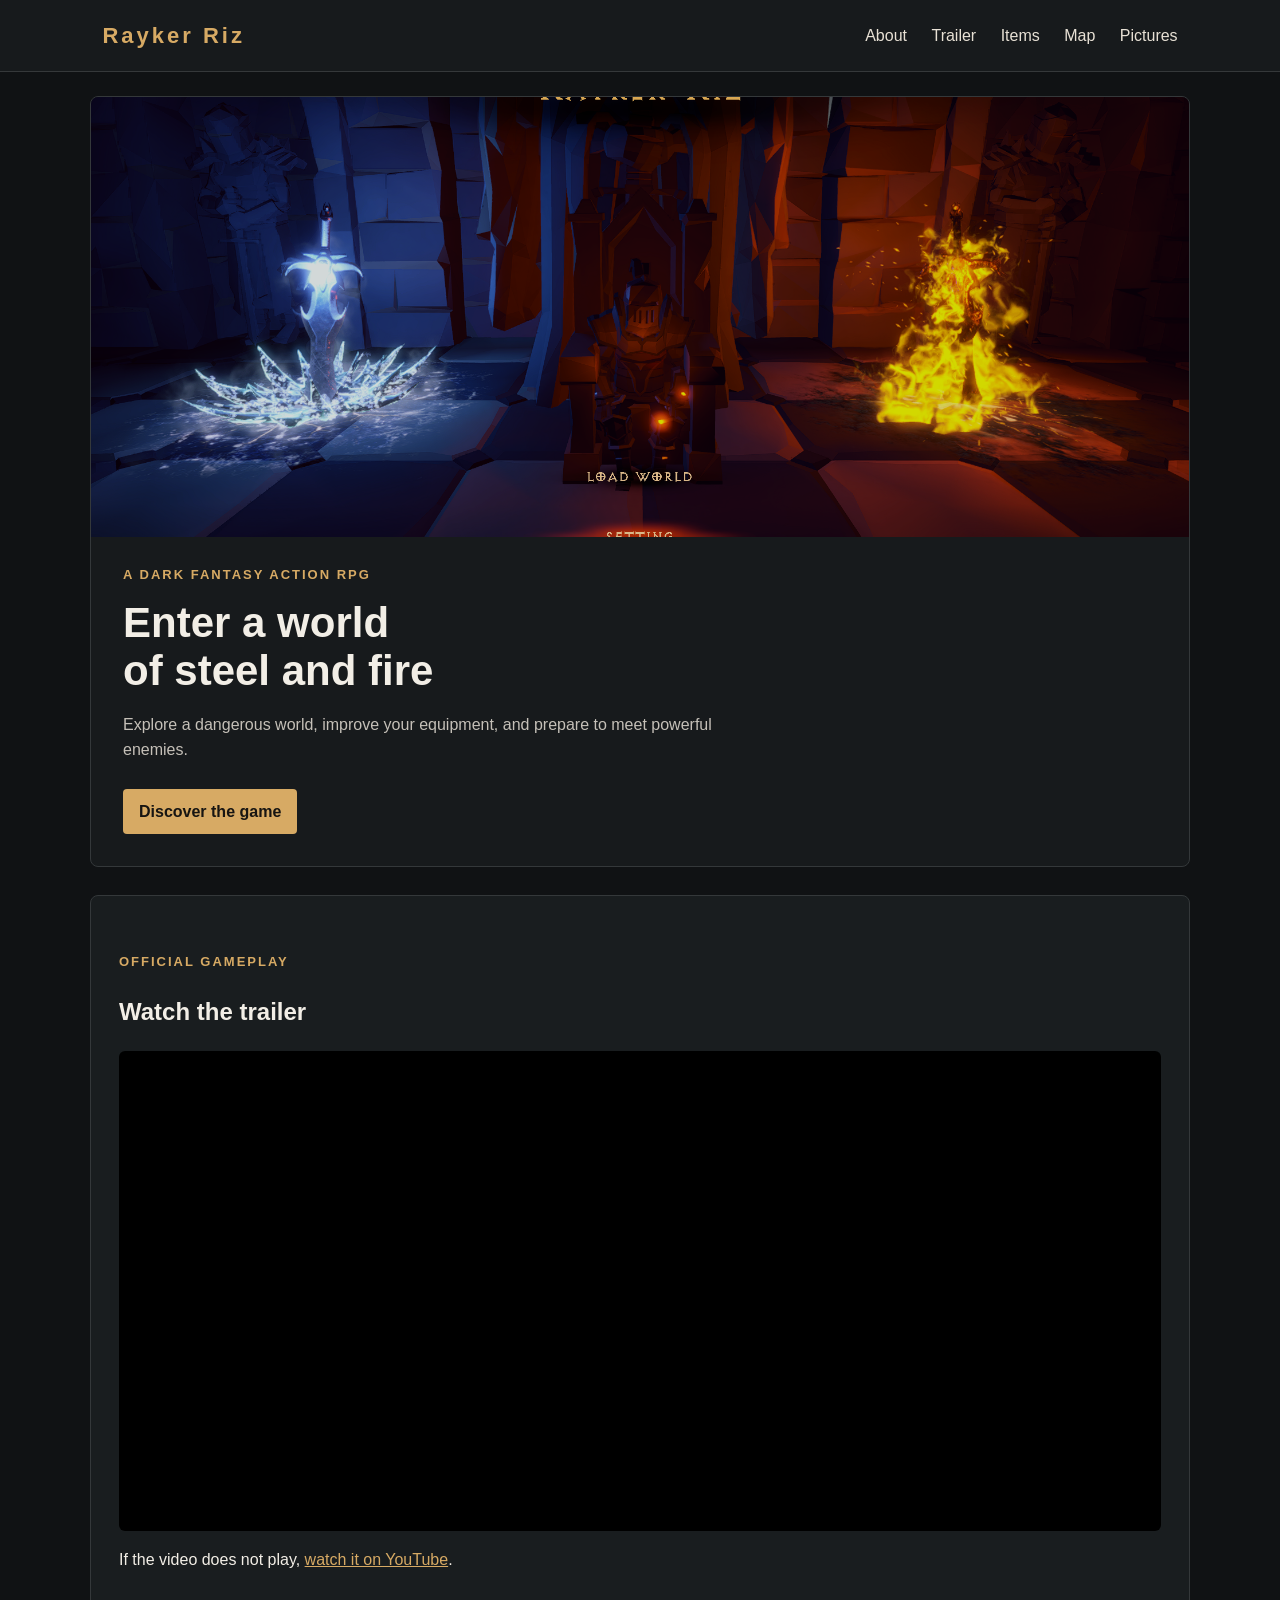
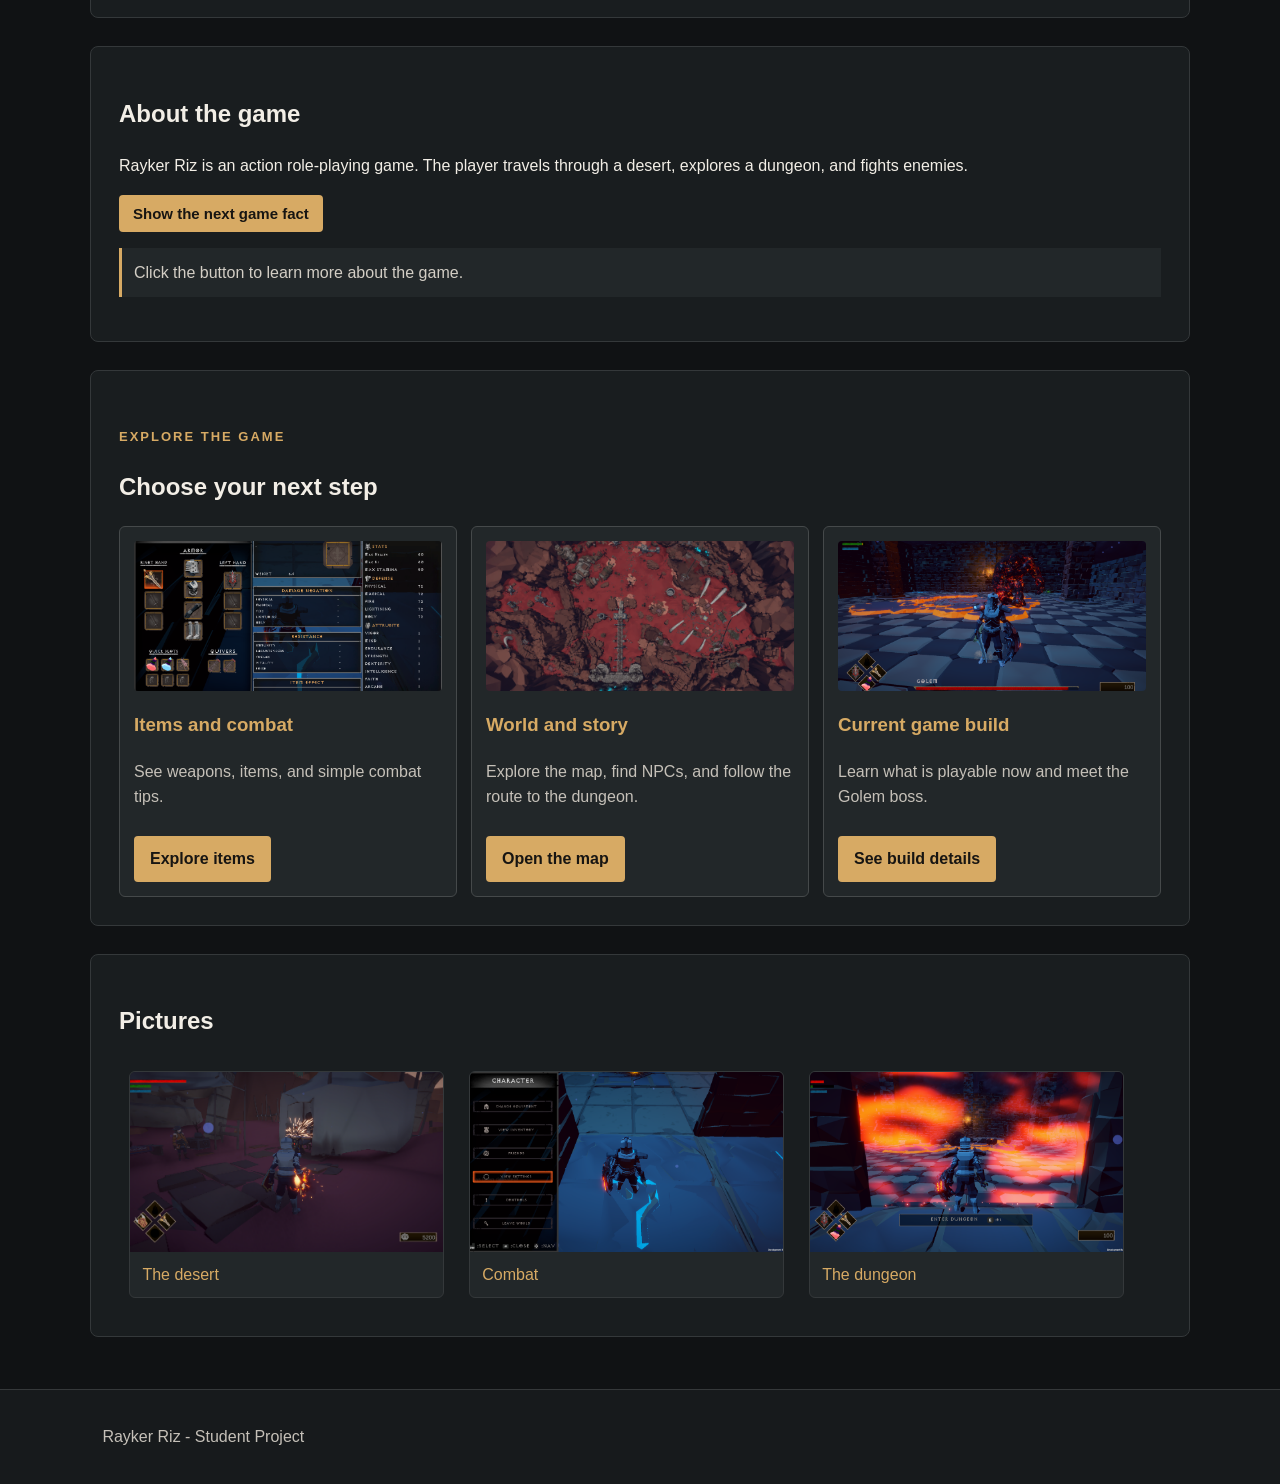
<file: index.html>
<!DOCTYPE html>
<html lang="en">
<head>
  <!-- Page information that the browser uses. -->
  <meta charset="UTF-8">
  <meta name="viewport" content="width=device-width, initial-scale=1.0">
  <title>Rayker Riz</title>

  <!-- Show the Rayker Riz icon in the browser tab. -->
  <link rel="icon" type="image/png" href="assets/rayker-riz-icon.png">

  <!-- Load the CSS and JavaScript files for this page. -->
  <link rel="stylesheet" href="style.css">
  <script src="script.js" defer></script>
</head>
<body>
  <!-- The header is the top of the page. -->
  <header>
    <h1>Rayker Riz</h1>

    <!-- Use these links to move around the home page or open another page. -->
    <nav>
      <a href="#about">About</a>
      <a href="#trailer">Trailer</a>
      <a href="items.html">Items</a>
      <a href="map.html">Map</a>
      <a href="#pictures">Pictures</a>
    </nav>
  </header>

  <!-- The main section introduces the game. -->
  <main>
    <section class="welcome">
      <img src="assets/hero.png" alt="Artwork from the Rayker Riz game">
      <p class="small-title">A DARK FANTASY ACTION RPG</p>
      <h2>Enter a world<br>of steel and fire</h2>
      <p>Explore a dangerous world, improve your equipment, and prepare to meet powerful enemies.</p>
      <a class="button" href="#about">Discover the game</a>
    </section>

    <!-- The video is hosted on YouTube, so this page does not need a large video file. -->
    <section id="trailer">
      <p class="small-title">OFFICIAL GAMEPLAY</p>
      <h2>Watch the trailer</h2>
      <iframe
        src="https://www.youtube-nocookie.com/embed/lgPWzjXhh50"
        title="Rayker Riz official gameplay trailer"
        loading="lazy"
        referrerpolicy="strict-origin-when-cross-origin"
        allow="accelerometer; autoplay; clipboard-write; encrypted-media; gyroscope; picture-in-picture; web-share"
        allowfullscreen>
      </iframe>
      <p class="trailer-link">
        If the video does not play,
        <a href="https://www.youtube.com/watch?v=lgPWzjXhh50" target="_blank" rel="noopener">watch it on YouTube</a>.
      </p>
    </section>

    <!-- This section explains the project. -->
    <section id="about">
      <h2>About the game</h2>
      <p>Rayker Riz is an action role-playing game. The player travels through a desert, explores a dungeon, and fights enemies.</p>

      <!-- Click this button to read the next game fact. -->
      <button onclick="showGameFact()">Show the next game fact</button>
      <p id="gameFact">Click the button to learn more about the game.</p>
    </section>

    <!-- These cards give a short overview and link to more details. -->
    <section>
      <p class="small-title">EXPLORE THE GAME</p>
      <h2>Choose your next step</h2>
      <div class="info-grid">
        <article class="info-card">
          <img src="assets/equipment.png" alt="Game equipment screen">
          <h3>Items and combat</h3>
          <p>See weapons, items, and simple combat tips.</p>
          <a class="button" href="items.html">Explore items</a>
        </article>
        <article class="info-card">
          <img src="assets/Crimson Canyon Ruins Arena Map.png" alt="Crimson Canyon map">
          <h3>World and story</h3>
          <p>Explore the map, find NPCs, and follow the route to the dungeon.</p>
          <a class="button" href="map.html">Open the map</a>
        </article>
        <article class="info-card">
          <img src="assets/boss.png" alt="The Golem boss">
          <h3>Current game build</h3>
          <p>Learn what is playable now and meet the Golem boss.</p>
          <a class="button" href="map.html#development">See build details</a>
        </article>
      </div>
    </section>

    <!-- This section shows three pictures from the game. -->
    <section id="pictures">
      <h2>Pictures</h2>

      <figure class="picture-card">
        <a href="assets/world-01.png" target="_blank" rel="noopener">
          <img src="assets/world-01.png" alt="A desert landscape">
        </a>
        <figcaption>The desert</figcaption>
      </figure>

      <figure class="picture-card">
        <a href="assets/combat.png" target="_blank" rel="noopener">
          <img src="assets/combat.png" alt="A character preparing to fight">
        </a>
        <figcaption>Combat</figcaption>
      </figure>

      <figure class="picture-card">
        <a href="assets/boss-entrance.png" target="_blank" rel="noopener">
          <img src="assets/boss-entrance.png" alt="The entrance to a dungeon">
        </a>
        <figcaption>The dungeon</figcaption>
      </figure>
    </section>
  </main>

  <!-- The footer is the bottom of the page. -->
  <footer>
    <p>Rayker Riz - Student Project</p>
  </footer>
</body>
</html>
</file>
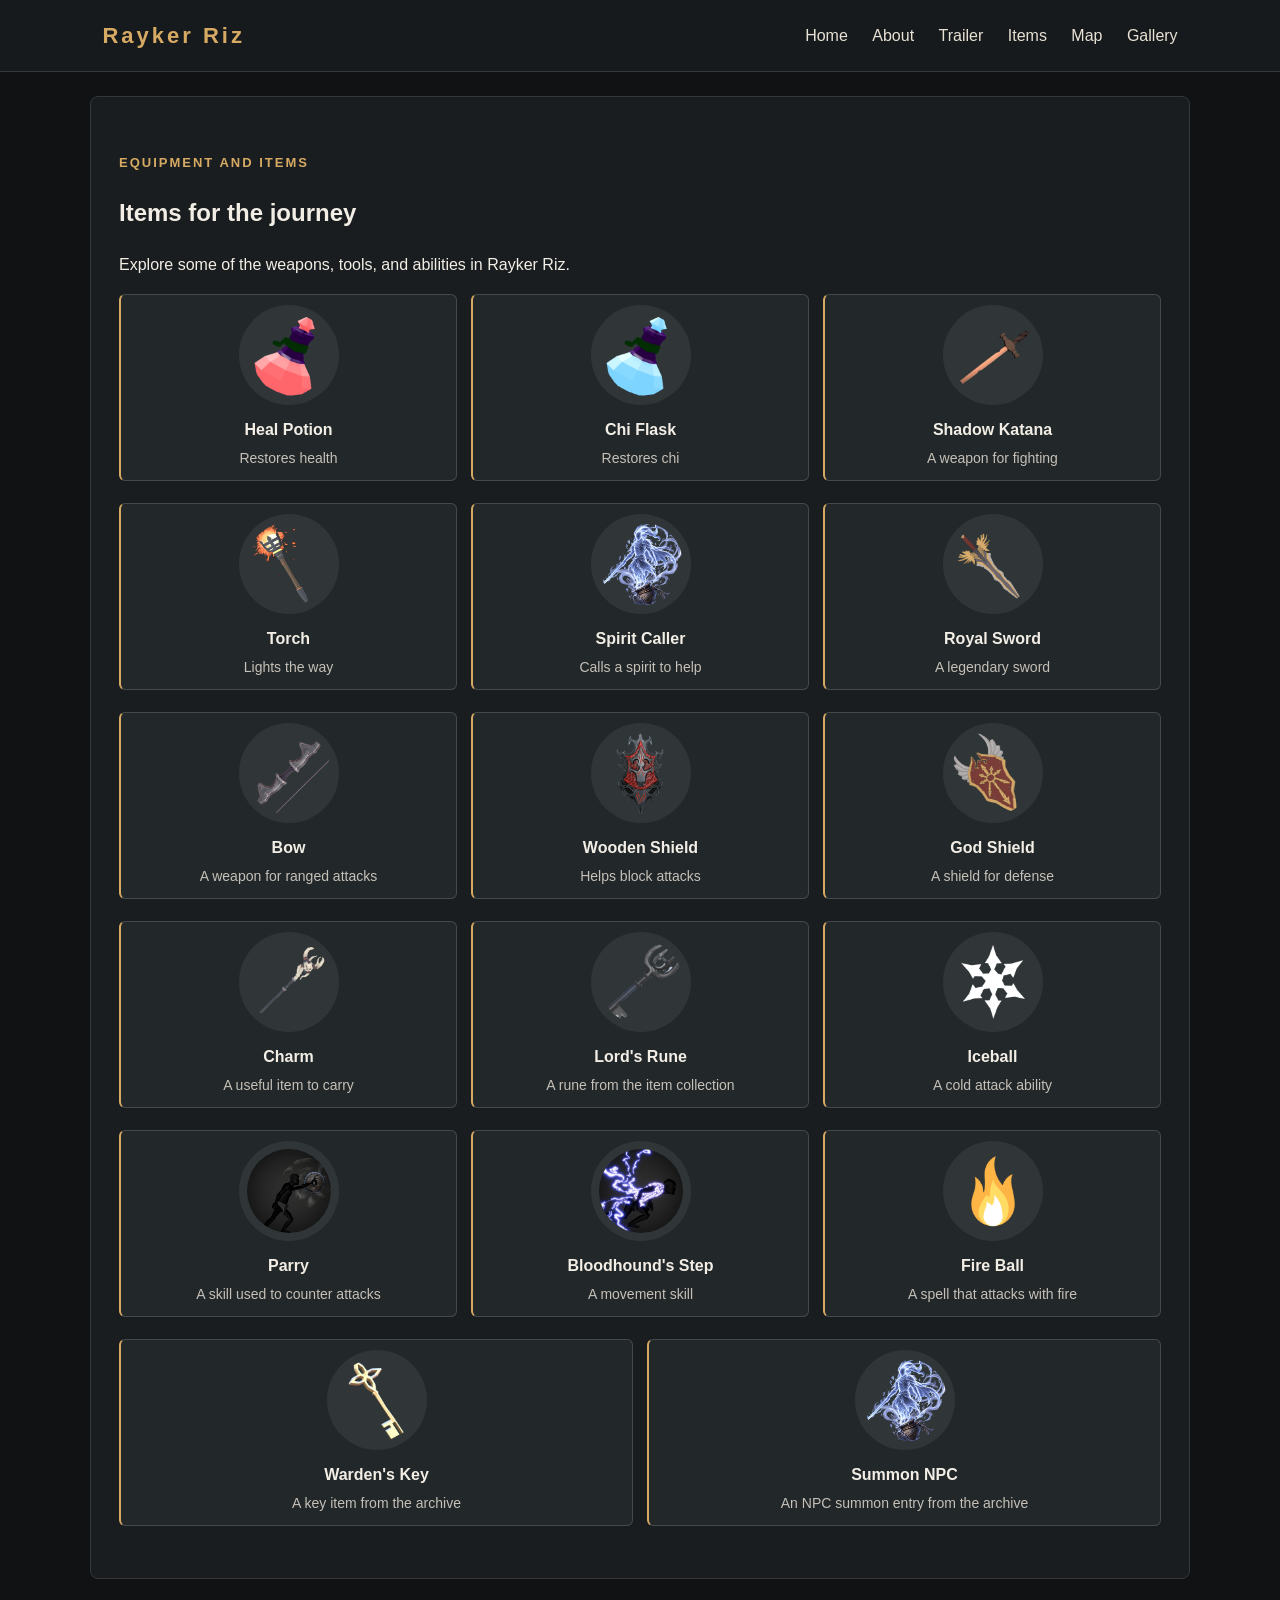
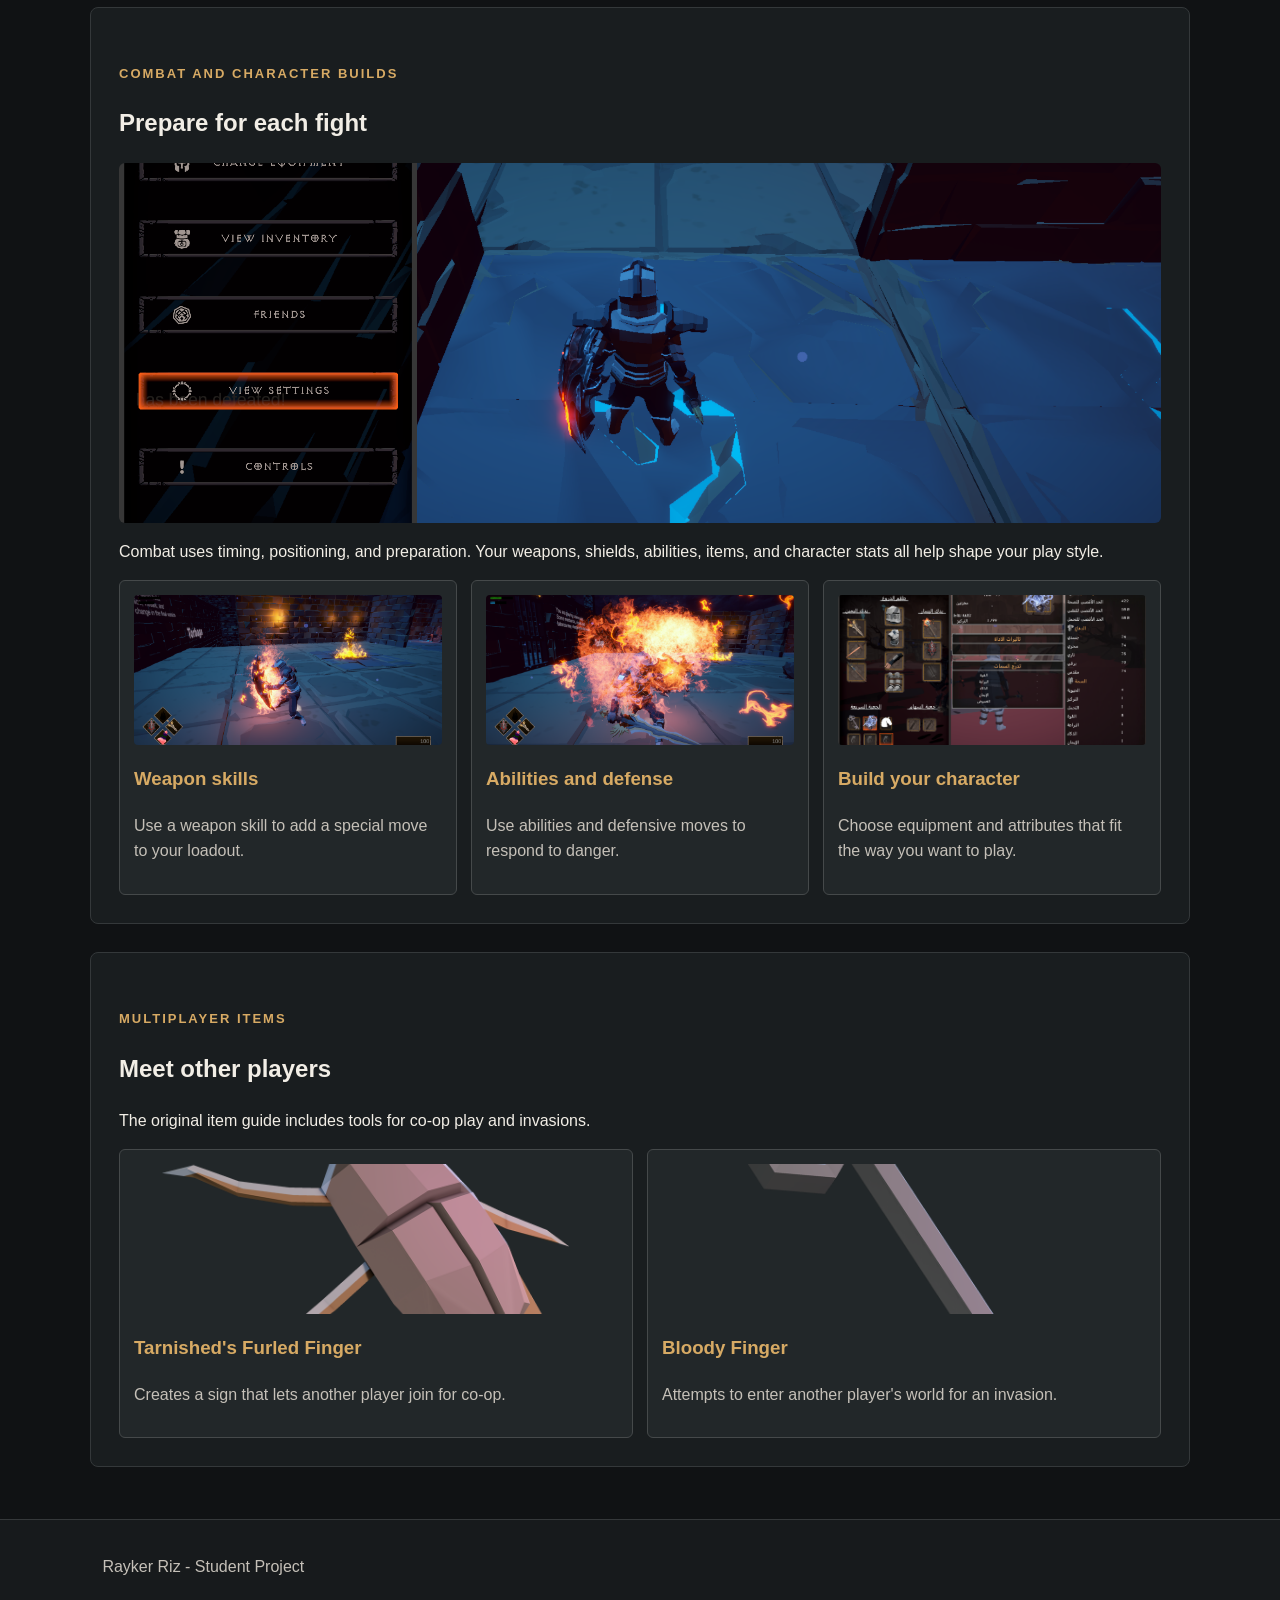
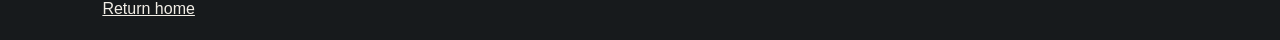
<file: items.html>
<!DOCTYPE html>
<html lang="en">
<head>
  <!-- Page information used by the browser. -->
  <meta charset="UTF-8">
  <meta name="viewport" content="width=device-width, initial-scale=1.0">
  <title>Items - Rayker Riz</title>
  <link rel="icon" type="image/png" href="assets/rayker-riz-icon.png">

  <!-- Use the same style sheet as the home page. -->
  <link rel="stylesheet" href="style.css">
</head>
<body>
  <!-- The same navigation appears on all three pages. -->
  <header>
    <h1>Rayker Riz</h1>
    <nav>
      <a href="index.html">Home</a>
      <a href="index.html#about">About</a>
      <a href="index.html#trailer">Trailer</a>
      <a href="items.html">Items</a>
      <a href="map.html">Map</a>
      <a href="index.html#pictures">Gallery</a>
    </nav>
  </header>

  <!-- This page introduces some useful game items. -->
  <main>
    <section>
      <p class="small-title">EQUIPMENT AND ITEMS</p>
      <h2>Items for the journey</h2>
      <p>Explore some of the weapons, tools, and abilities in Rayker Riz.</p>

      <!-- Each list item is one card with an icon, name, and short description. -->
      <ul class="item-list">
        <li class="item-card"><img class="item-icon" src="assets/items/heal-potion.png" alt=""><strong>Heal Potion</strong><span>Restores health</span></li>
        <li class="item-card"><img class="item-icon" src="assets/items/chi-flask.png" alt=""><strong>Chi Flask</strong><span>Restores chi</span></li>
        <li class="item-card"><img class="item-icon" src="assets/items/shadow-katana.png" alt=""><strong>Shadow Katana</strong><span>A weapon for fighting</span></li>
        <li class="item-card"><img class="item-icon" src="assets/items/torch.png" alt=""><strong>Torch</strong><span>Lights the way</span></li>
        <li class="item-card"><img class="item-icon" src="assets/items/spirit-caller.png" alt=""><strong>Spirit Caller</strong><span>Calls a spirit to help</span></li>
        <li class="item-card"><img class="item-icon" src="assets/items/royal-sword.png" alt=""><strong>Royal Sword</strong><span>A legendary sword</span></li>
        <li class="item-card"><img class="item-icon" src="assets/items/bow.png" alt=""><strong>Bow</strong><span>A weapon for ranged attacks</span></li>
        <li class="item-card"><img class="item-icon" src="assets/items/riveted-wooden-shield.png" alt=""><strong>Wooden Shield</strong><span>Helps block attacks</span></li>
        <li class="item-card"><img class="item-icon" src="assets/items/god-shield.png" alt=""><strong>God Shield</strong><span>A shield for defense</span></li>
        <li class="item-card"><img class="item-icon" src="assets/items/charm.png" alt=""><strong>Charm</strong><span>A useful item to carry</span></li>
        <li class="item-card"><img class="item-icon" src="assets/items/lords-rune.png" alt=""><strong>Lord's Rune</strong><span>A rune from the item collection</span></li>
        <li class="item-card"><img class="item-icon" src="assets/items/iceball.png" alt=""><strong>Iceball</strong><span>A cold attack ability</span></li>
        <li class="item-card"><img class="item-icon" src="assets/items/parry.png" alt=""><strong>Parry</strong><span>A skill used to counter attacks</span></li>
        <li class="item-card"><img class="item-icon" src="assets/items/bloodhounds-step.png" alt=""><strong>Bloodhound's Step</strong><span>A movement skill</span></li>
        <li class="item-card"><img class="item-icon" src="assets/items/FireBall.png" alt=""><strong>Fire Ball</strong><span>A spell that attacks with fire</span></li>
        <li class="item-card"><img class="item-icon" src="assets/items/Warden's%20Key.png" alt=""><strong>Warden's Key</strong><span>A key item from the archive</span></li>
        <li class="item-card"><img class="item-icon" src="assets/items/spirit-caller.png" alt=""><strong>Summon NPC</strong><span>An NPC summon entry from the archive</span></li>
      </ul>
    </section>

    <!-- This section gives a short, simple combat and character guide. -->
    <section id="combat">
      <p class="small-title">COMBAT AND CHARACTER BUILDS</p>
      <h2>Prepare for each fight</h2>
      <img class="wide-picture" src="assets/combat.png" alt="Combat in Rayker Riz">
      <p>Combat uses timing, positioning, and preparation. Your weapons, shields, abilities, items, and character stats all help shape your play style.</p>
      <div class="info-grid">
        <article class="info-card">
          <img src="assets/weapon-skill-01.png" alt="A weapon skill">
          <h3>Weapon skills</h3>
          <p>Use a weapon skill to add a special move to your loadout.</p>
        </article>
        <article class="info-card">
          <img src="assets/weapon-skill-02.png" alt="A special ability">
          <h3>Abilities and defense</h3>
          <p>Use abilities and defensive moves to respond to danger.</p>
        </article>
        <article class="info-card">
          <img src="assets/equipment-ar.png" alt="Character stats and equipment">
          <h3>Build your character</h3>
          <p>Choose equipment and attributes that fit the way you want to play.</p>
        </article>
      </div>
    </section>

    <!-- These two items connect the project to its multiplayer features. -->
    <section id="multiplayer">
      <p class="small-title">MULTIPLAYER ITEMS</p>
      <h2>Meet other players</h2>
      <p>The original item guide includes tools for co-op play and invasions.</p>
      <div class="info-grid">
        <article class="info-card">
          <img src="assets/items/furled-finger.png" alt="Tarnished's Furled Finger icon">
          <h3>Tarnished's Furled Finger</h3>
          <p>Creates a sign that lets another player join for co-op.</p>
        </article>
        <article class="info-card">
          <img src="assets/items/bloody-finger.png" alt="Bloody Finger icon">
          <h3>Bloody Finger</h3>
          <p>Attempts to enter another player's world for an invasion.</p>
        </article>
      </div>
    </section>
  </main>

  <!-- The footer links back to the home page. -->
  <footer>
    <p>Rayker Riz - Student Project</p>
    <a href="index.html">Return home</a>
  </footer>
</body>
</html>
</file>
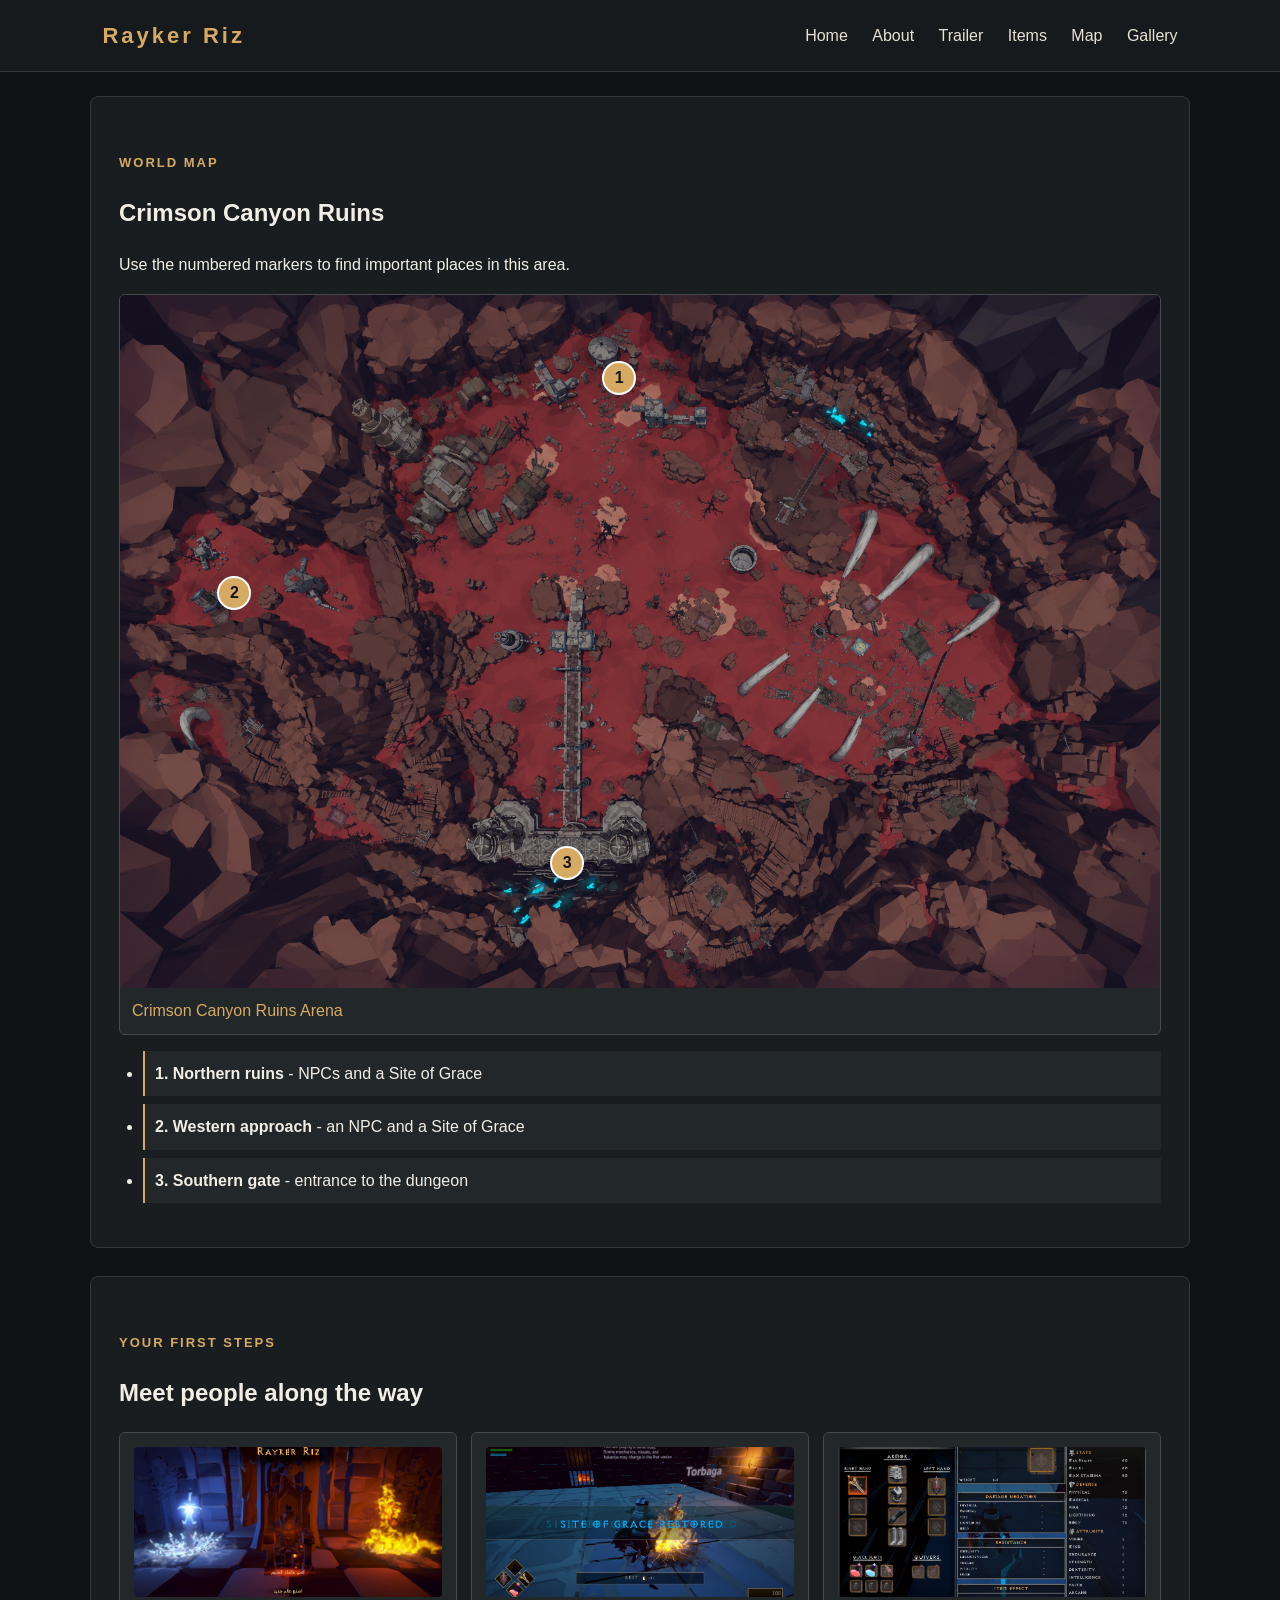
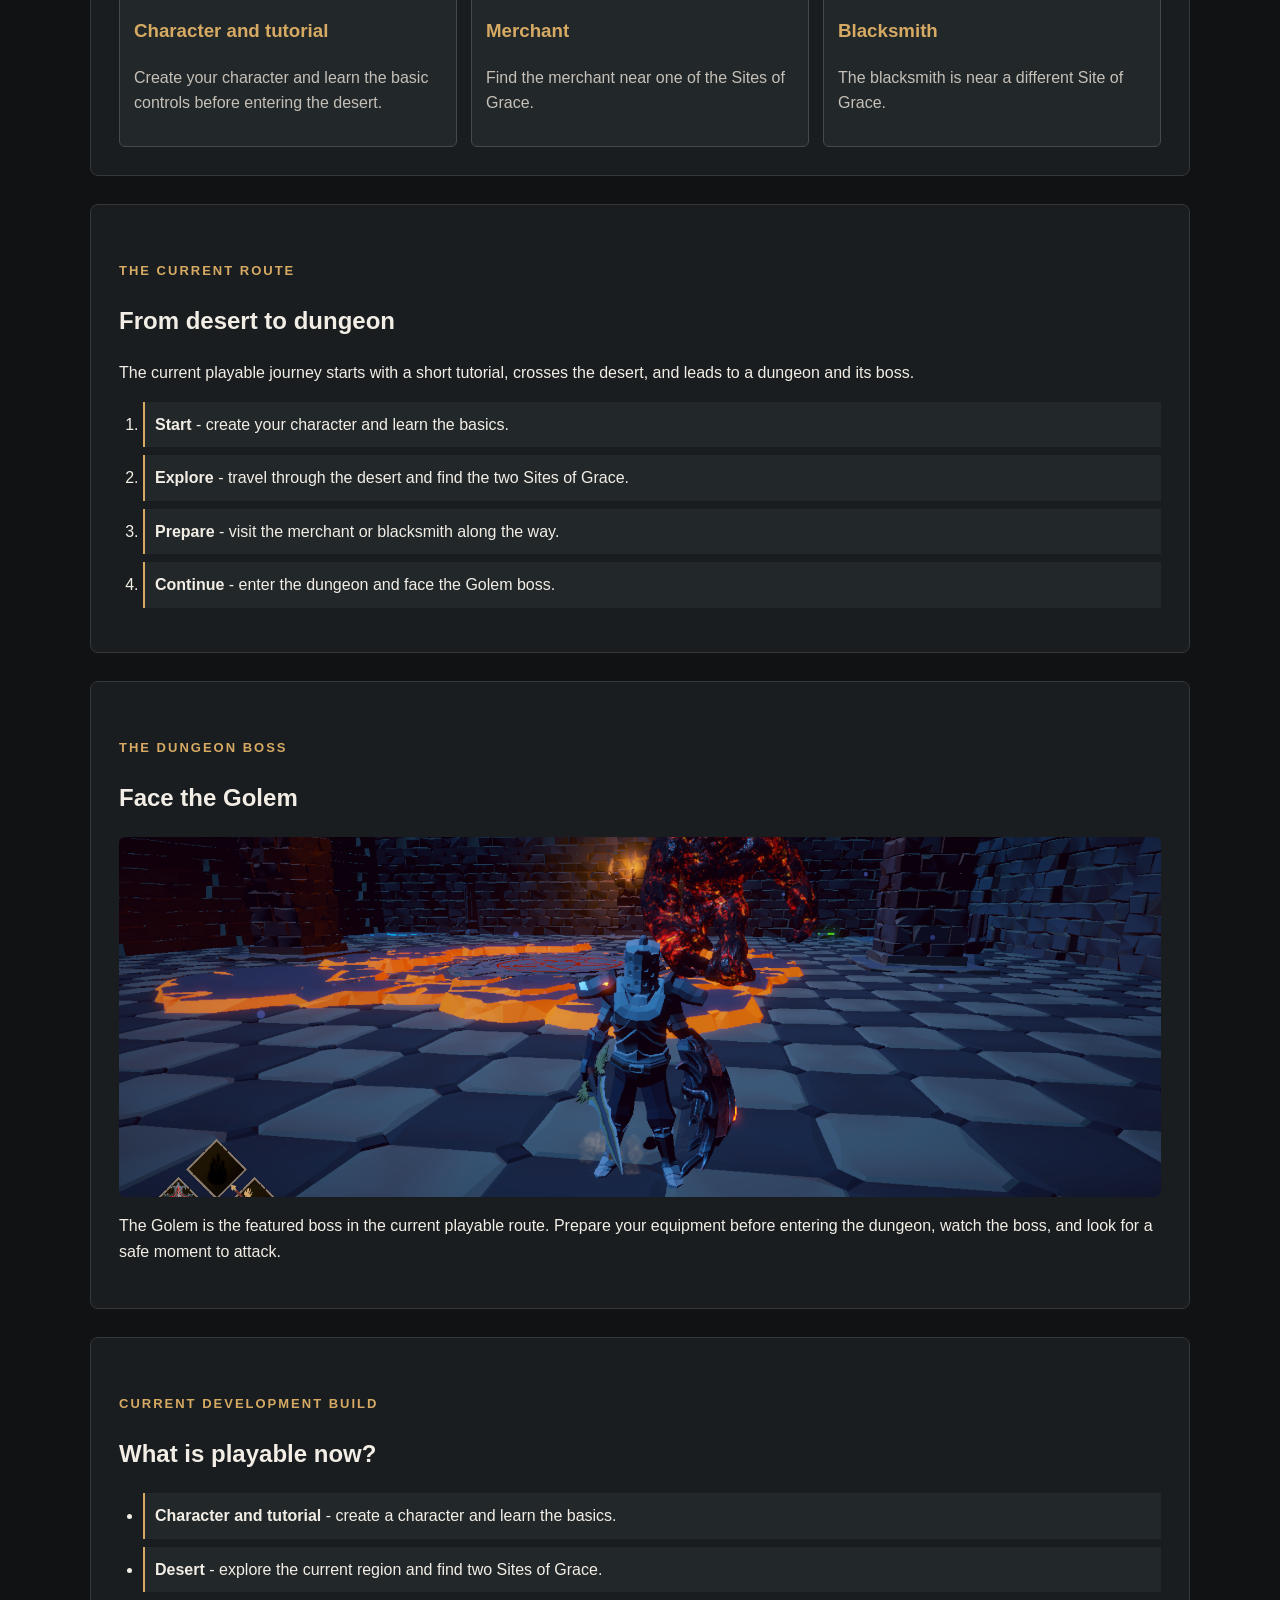
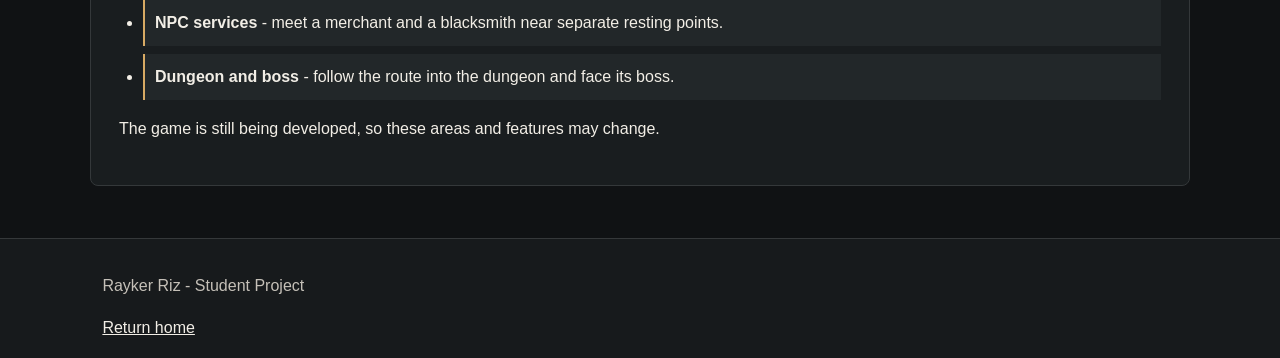
<file: map.html>
<!DOCTYPE html>
<html lang="en">
<head>
  <!-- Page information used by the browser. -->
  <meta charset="UTF-8">
  <meta name="viewport" content="width=device-width, initial-scale=1.0">
  <title>World Map - Rayker Riz</title>
  <link rel="icon" type="image/png" href="assets/rayker-riz-icon.png">

  <!-- Use the same style sheet as the home page. -->
  <link rel="stylesheet" href="style.css">
</head>
<body>
  <!-- The same navigation appears on all three pages. -->
  <header>
    <h1>Rayker Riz</h1>
    <nav>
      <a href="index.html">Home</a>
      <a href="index.html#about">About</a>
      <a href="index.html#trailer">Trailer</a>
      <a href="items.html">Items</a>
      <a href="map.html">Map</a>
      <a href="index.html#pictures">Gallery</a>
    </nav>
  </header>

  <!-- This page shows a map and explains the numbered markers. -->
  <main>
    <section>
      <p class="small-title">WORLD MAP</p>
      <h2>Crimson Canyon Ruins</h2>
      <p>Use the numbered markers to find important places in this area.</p>

      <!-- The number markers are placed over the map with simple CSS. -->
      <figure class="map-picture">
        <div class="map-image-container">
          <img src="assets/Crimson Canyon Ruins Arena Map.png" alt="Map of the Crimson Canyon Ruins area">
          <span class="map-marker" style="left: 48%; top: 12%;">1</span>
          <span class="map-marker" style="left: 11%; top: 43%;">2</span>
          <span class="map-marker" style="left: 43%; top: 82%;">3</span>
        </div>
        <figcaption>Crimson Canyon Ruins Arena</figcaption>
      </figure>

      <!-- Each list number matches the same number on the map. -->
      <ul class="map-list">
        <li><strong>1. Northern ruins</strong> - NPCs and a Site of Grace</li>
        <li><strong>2. Western approach</strong> - an NPC and a Site of Grace</li>
        <li><strong>3. Southern gate</strong> - entrance to the dungeon</li>
      </ul>
    </section>

    <!-- This section explains the people and early steps in the current build. -->
    <section id="people">
      <p class="small-title">YOUR FIRST STEPS</p>
      <h2>Meet people along the way</h2>
      <div class="info-grid">
        <article class="info-card">
          <img src="assets/main-menu.png" alt="Character creation screen">
          <h3>Character and tutorial</h3>
          <p>Create your character and learn the basic controls before entering the desert.</p>
        </article>
        <article class="info-card">
          <img src="assets/site-of-grace.png" alt="A Site of Grace in the desert">
          <h3>Merchant</h3>
          <p>Find the merchant near one of the Sites of Grace.</p>
        </article>
        <article class="info-card">
          <img src="assets/equipment.png" alt="Equipment menu used by the blacksmith">
          <h3>Blacksmith</h3>
          <p>The blacksmith is near a different Site of Grace.</p>
        </article>
      </div>
    </section>

    <!-- This short route guide explains how the places connect. -->
    <section id="route">
      <p class="small-title">THE CURRENT ROUTE</p>
      <h2>From desert to dungeon</h2>
      <p>The current playable journey starts with a short tutorial, crosses the desert, and leads to a dungeon and its boss.</p>
      <ol class="map-list">
        <li><strong>Start</strong> - create your character and learn the basics.</li>
        <li><strong>Explore</strong> - travel through the desert and find the two Sites of Grace.</li>
        <li><strong>Prepare</strong> - visit the merchant or blacksmith along the way.</li>
        <li><strong>Continue</strong> - enter the dungeon and face the Golem boss.</li>
      </ol>
    </section>

    <!-- The current route ends at this boss encounter. -->
    <section id="boss">
      <p class="small-title">THE DUNGEON BOSS</p>
      <h2>Face the Golem</h2>
      <img class="wide-picture" src="assets/boss.png" alt="The Golem boss encounter">
      <p>The Golem is the featured boss in the current playable route. Prepare your equipment before entering the dungeon, watch the boss, and look for a safe moment to attack.</p>
    </section>

    <!-- This section describes the current development build. -->
    <section id="development">
      <p class="small-title">CURRENT DEVELOPMENT BUILD</p>
      <h2>What is playable now?</h2>
      <ul class="map-list">
        <li><strong>Character and tutorial</strong> - create a character and learn the basics.</li>
        <li><strong>Desert</strong> - explore the current region and find two Sites of Grace.</li>
        <li><strong>NPC services</strong> - meet a merchant and a blacksmith near separate resting points.</li>
        <li><strong>Dungeon and boss</strong> - follow the route into the dungeon and face its boss.</li>
      </ul>
      <p>The game is still being developed, so these areas and features may change.</p>
    </section>
  </main>

  <!-- The footer links back to the home page. -->
  <footer>
    <p>Rayker Riz - Student Project</p>
    <a href="index.html">Return home</a>
  </footer>
</body>
</html>
</file>
<file: style.css>
/* This file controls the colors, sizes, and layout of the pages. */

/* These rules set the default look of the whole website. */
body {
  margin: 0; /* Removes the browser's default space around the page. */
  background-color: #101214; /* Gives the page a very dark background. */
  color: #f2eee6; /* Makes normal text a warm off-white color. */
  font-family: Arial, sans-serif; /* Uses Arial, or a similar simple font. */
  line-height: 1.6; /* Adds vertical space between lines of text. */
}

/* These rules style the top and bottom bars of each page. */
header,
footer {
  padding: 18px 8%; /* Adds space inside the bars: top/bottom, then left/right. */
  background-color: #171a1c; /* Gives both bars a slightly lighter dark color. */
}

/* Keep the header visible and arrange its title and links. */
header {
  position: sticky; /* Keeps the header on screen while the page scrolls. */
  top: 0; /* Sticks the header to the very top of the browser window. */
  z-index: 10; /* Places the header above the page content. */
  display: flex; /* Places the title and navigation in a row. */
  align-items: center; /* Lines up the title and links vertically. */
  justify-content: space-between; /* Pushes the title left and the links right. */
  border-bottom: 1px solid #35383a; /* Adds a thin line under the header. */
}

/* Style the project name in the header. */
header h1 {
  margin: 0; /* Removes the heading's default outside space. */
  color: #d7aa64; /* Makes the project name gold. */
  font-size: 22px; /* Sets the project name text size. */
  letter-spacing: 3px; /* Adds space between the letters. */
}

/* Style every link inside the navigation menu. */
nav a {
  margin-left: 20px; /* Adds space to the left of each link. */
  color: #e8e1d5; /* Makes the links a light cream color. */
  text-decoration: none; /* Removes the normal underline from links. */
}

/* Change links to gold when the pointer is over them. */
nav a:hover,
footer a:hover {
  color: #d7aa64; /* Highlights the link in gold. */
}

/* Set the width and position of the main page content. */
main {
  max-width: 1100px; /* Stops the content from becoming too wide. */
  margin: 0 auto; /* Centers the main content horizontally. */
  padding: 24px; /* Adds space between the content and the page edge. */
}

/* Give every section a panel style. */
section {
  margin-bottom: 28px; /* Adds space below each section. */
  padding: 28px; /* Adds space inside each section. */
  border: 1px solid #34383a; /* Draws a thin outline around the section. */
  border-radius: 8px; /* Rounds the section's corners. */
  background-color: #191d1f; /* Gives the section a dark panel background. */
}

/* Leave room for the sticky header when a link jumps to a section. */
section[id] {
  scroll-margin-top: 100px; /* Stops the header from covering the section title. */
}

/* Make the welcome section look like a large game introduction. */
.welcome {
  padding: 0 0 32px; /* Removes top/side padding and keeps space at the bottom. */
  overflow: hidden; /* Hides anything that sticks past the rounded edges. */
  background-color: #171a1c; /* Makes this panel match the header color. */
}

/* Make the welcome picture fill the top of its section. */
.welcome img {
  display: block; /* Removes the small gap browsers put below images. */
  width: 100%; /* Stretches the image across the section. */
  max-height: 440px; /* Stops the image from becoming too tall. */
  object-fit: cover; /* Crops the image neatly if its shape does not match. */
}

/* Keep the welcome heading, text, and button away from the edges. */
.welcome h2,
.welcome p,
.welcome .button {
  margin-left: 32px; /* Adds space to the left of each welcome element. */
  margin-right: 32px; /* Adds space to the right of each welcome element. */
}

/* Style the small gold label used above section headings. */
.small-title {
  margin-top: 28px; /* Adds space above the label. */
  color: #d7aa64; /* Makes the label gold. */
  font-size: 13px; /* Makes the label smaller than normal text. */
  font-weight: bold; /* Makes the label thicker and easier to notice. */
  letter-spacing: 2px; /* Spreads out the label's letters. */
}

/* Make the welcome heading large and dramatic. */
.welcome h2 {
  margin-top: 8px; /* Adds a small gap above the heading. */
  margin-bottom: 10px; /* Adds a small gap below the heading. */
  font-size: 42px; /* Makes the welcome heading large. */
  line-height: 1.15; /* Keeps the two heading lines close together. */
}

/* Make welcome paragraph text narrower and softer in color. */
.welcome p:not(.small-title) {
  max-width: 600px; /* Keeps long lines easy to read. */
  color: #c5c0b8; /* Makes the paragraph a softer gray. */
}

/* Make the embedded trailer fill its section. */
#trailer iframe {
  display: block; /* Places the video on its own line. */
  width: 100%; /* Makes the video as wide as the section. */
  height: 480px; /* Sets the video's height on larger screens. */
  border: 0; /* Removes the browser's default iframe border. */
  border-radius: 6px; /* Rounds the video corners. */
  background-color: #000000; /* Shows black behind the video while it loads. */
}

/* Make the backup YouTube link gold. */
.trailer-link a {
  color: #d7aa64; /* Highlights the link in the gold accent color. */
}

/* Make this link look like a button. */
.button {
  display: inline-block; /* Lets the link use button-like padding and spacing. */
  margin-top: 10px; /* Adds space above the button. */
  padding: 10px 16px; /* Adds space inside the button. */
  border-radius: 4px; /* Rounds the button corners. */
  background-color: #d7aa64; /* Gives the button a gold background. */
  color: #171512; /* Makes the button text dark. */
  font-weight: bold; /* Makes the button text thicker. */
  text-decoration: none; /* Removes the link underline. */
}

/* Brighten buttons when the pointer is over them. */
.button:hover,
button:hover {
  background-color: #edc77f; /* Changes the button to a lighter gold. */
}

/* Set the color of all section headings. */
section h2 {
  color: #f2eee6; /* Makes section headings warm white. */
}

/* Style the game fact button. */
button {
  padding: 10px 14px; /* Adds space inside the button. */
  border: 0; /* Removes the browser's default button border. */
  border-radius: 4px; /* Rounds the button corners. */
  background-color: #d7aa64; /* Gives the button a gold background. */
  color: #171512; /* Makes the button text dark. */
  font-size: 15px; /* Sets the button text size. */
  font-weight: bold; /* Makes the button text bold. */
  cursor: pointer; /* Shows a hand cursor to signal that it can be clicked. */
}

/* Put the changing game fact in its own panel. */
#gameFact {
  padding: 12px; /* Adds space around the fact text. */
  border-left: 3px solid #d7aa64; /* Adds a gold line to the left of the fact. */
  background-color: #222729; /* Gives the fact a lighter dark background. */
  color: #d3cec5; /* Makes the fact text a soft light gray. */
}

/* Make guide pictures fill the available width. */
.wide-picture {
  display: block; /* Places the picture on its own line. */
  width: 100%; /* Stretches the picture across its section. */
  max-height: 360px; /* Stops the picture from becoming too tall. */
  border-radius: 6px; /* Rounds the picture corners. */
  object-fit: cover; /* Crops the picture neatly if needed. */
}

/* Put related information cards beside each other. */
.info-grid {
  display: flex; /* Arranges the cards in a row. */
  flex-wrap: wrap; /* Moves cards to another row when they do not fit. */
  gap: 14px; /* Adds space between the cards. */
}

/* Give each information card its own border and background. */
.info-card {
  box-sizing: border-box; /* Includes padding and borders in the card's width. */
  flex: 1 1 220px; /* Lets cards grow, shrink, and start around 220 pixels wide. */
  padding: 14px; /* Adds space inside the card. */
  border: 1px solid #45494a; /* Draws a thin outline around the card. */
  border-radius: 6px; /* Rounds the card corners. */
  background-color: #222729; /* Gives the card a lighter dark background. */
}

/* Keep pictures inside the information cards. */
.info-card img {
  display: block; /* Removes the small gap below the image. */
  width: 100%; /* Makes the image as wide as its card. */
  height: 150px; /* Gives card pictures the same height. */
  border-radius: 4px; /* Rounds the image corners. */
  object-fit: cover; /* Crops the image to fill its space. */
}

/* Make information card headings gold. */
.info-card h3 {
  color: #d7aa64; /* Uses the site's gold accent color. */
}

/* Make information card paragraphs softer in color. */
.info-card p {
  color: #c5c0b8; /* Uses a muted gray for the paragraph text. */
}

/* Put the gallery picture cards next to each other. */
.picture-card {
  display: inline-block; /* Allows cards to sit on the same line. */
  width: 30%; /* Makes each card about one third of the available row. */
  margin: 10px 1%; /* Adds space above, below, and beside each card. */
  overflow: hidden; /* Keeps the image inside the card's rounded corners. */
  vertical-align: top; /* Aligns the tops of cards if their text differs. */
  border: 1px solid #34383a; /* Draws a thin outline around each card. */
  border-radius: 6px; /* Rounds the card corners. */
  background-color: #222729; /* Gives the card a lighter dark background. */
}

/* Make each gallery picture fill its card. */
.picture-card img {
  display: block; /* Removes the small gap below the image. */
  width: 100%; /* Makes the image as wide as the card. */
  height: 180px; /* Gives all gallery images the same height. */
  object-fit: cover; /* Crops the image to fill the card neatly. */
}

/* Fade a clickable gallery image when the pointer is over it. */
.picture-card a:hover img {
  opacity: 0.8; /* Makes the image slightly see-through. */
}

/* Style the text underneath each gallery picture. */
.picture-card figcaption {
  padding: 10px 12px; /* Adds space around the caption text. */
  color: #d7aa64; /* Makes the caption gold. */
}

/* Indent item and map lists so their list markers have room. */
.item-list,
.map-list {
  padding-left: 24px; /* Moves list contents slightly to the right. */
}

/* Arrange item cards in rows and remove normal list dots. */
.item-list {
  display: flex; /* Places item cards beside each other. */
  flex-wrap: wrap; /* Moves cards to another row when needed. */
  gap: 14px; /* Adds space between item cards. */
  padding: 0; /* Removes the list's normal left indent. */
  list-style: none; /* Hides the normal bullet points. */
}

/* Style each row in the item and map lists. */
.item-list li,
.map-list li {
  margin-bottom: 8px; /* Adds space below each list row. */
  padding: 10px; /* Adds space inside each list row. */
  border-left: 2px solid #d7aa64; /* Adds a gold line to the row's left side. */
  background-color: #222729; /* Gives the row a lighter dark background. */
}

/* Make each item use part of a row so several fit side by side. */
.item-card {
  box-sizing: border-box; /* Counts padding and borders as part of the card width. */
  flex: 1 1 28%; /* Lets each card grow, shrink, and start at about 28% width. */
  margin: 0; /* Removes extra list item spacing. */
  padding: 20px 12px; /* Adds space inside the item card. */
  border: 1px solid #45494a; /* Draws an outline around the item card. */
  border-radius: 6px; /* Rounds the card corners. */
  text-align: center; /* Centers the icon and words. */
}

/* Highlight an item card when the pointer is over it. */
.item-card:hover {
  border-color: #d7aa64; /* Changes the card outline to gold. */
}

/* Show a large round item picture at the top of each card. */
.item-icon {
  display: block; /* Places the icon on its own line. */
  width: 84px; /* Sets the icon width. */
  height: 84px; /* Sets the icon height. */
  margin: 0 auto 12px; /* Centers the icon and adds space below it. */
  padding: 8px; /* Adds room between the icon and its background. */
  border-radius: 50%; /* Turns the icon background into a circle. */
  background-color: #303638; /* Gives the icon a lighter dark background. */
  object-fit: contain; /* Shows the whole icon without cropping it. */
}

/* Put each item's name and description on separate lines. */
.item-card strong,
.item-card span {
  display: block; /* Makes each element start on a new line. */
}

/* Style the short item descriptions. */
.item-card span {
  margin-top: 5px; /* Adds a small gap above each description. */
  color: #c5c0b8; /* Makes descriptions a muted gray. */
  font-size: 14px; /* Makes descriptions slightly smaller. */
}

/* Make the map image and its caption look like one card. */
.map-picture {
  margin: 16px 0; /* Adds space above and below the map card. */
  overflow: hidden; /* Keeps the picture inside the rounded corners. */
  border: 1px solid #45494a; /* Draws an outline around the map card. */
  border-radius: 6px; /* Rounds the map card corners. */
  background-color: #222729; /* Gives the caption area a dark background. */
}

/* Let map markers use this picture area as their positioning reference. */
.map-image-container {
  position: relative; /* Makes numbered markers position themselves over this area. */
}

/* Make the map image fill the map card. */
.map-image-container img {
  display: block; /* Removes the small gap below the image. */
  width: 100%; /* Makes the map as wide as its card. */
}

/* Draw each numbered circle on top of the map. */
.map-marker {
  position: absolute; /* Lets the marker sit at a chosen spot on the map. */
  display: block; /* Gives the marker a set width and height. */
  width: 30px; /* Sets the marker's inside width. */
  height: 30px; /* Sets the marker's inside height. */
  border: 2px solid white; /* Adds a white outline so the marker stands out. */
  border-radius: 50%; /* Makes the marker round. */
  background-color: #d7aa64; /* Makes the marker gold. */
  color: #171512; /* Makes the number dark. */
  font-weight: bold; /* Makes the number thicker. */
  line-height: 30px; /* Centers the number vertically in the circle. */
  text-align: center; /* Centers the number horizontally in the circle. */
  transform: translate(-50%, -50%); /* Centers the circle on its left/top location. */
}

/* Style the map's caption. */
.map-picture figcaption {
  padding: 10px 12px; /* Adds space around the caption text. */
  color: #d7aa64; /* Makes the caption gold. */
}

/* Add a line and soft text color to the bottom bar. */
footer {
  border-top: 1px solid #35383a; /* Draws a thin line above the footer. */
  color: #c5c0b8; /* Makes footer text a muted gray. */
}

/* Set the normal color of links in the footer. */
footer a {
  color: #f2eee6; /* Makes footer links warm white. */
}

/* These rules change the layout on phones and narrow screens. */
@media (max-width: 650px) {
  /* Put the header title and navigation on separate lines. */
  header {
    display: block; /* Changes the header from a row to normal stacked content. */
    padding: 16px 6%; /* Reduces the header's side space on a phone. */
  }

  /* Add space between the title and the navigation. */
  nav {
    margin-top: 12px; /* Moves the navigation down below the title. */
  }

  /* Adjust spacing between navigation links on phones. */
  nav a {
    margin-right: 16px; /* Adds space after each link. */
    margin-left: 0; /* Removes the desktop left spacing. */
  }

  /* Use less space around the main content on small screens. */
  main {
    padding: 12px; /* Reduces the page edge space. */
  }

  /* Reduce the inside space of sections on small screens. */
  section {
    padding: 20px; /* Makes more room for content on a phone. */
  }

  /* Make the video shorter on a phone. */
  #trailer iframe {
    height: 230px; /* Fits the video better on a small screen. */
  }

  /* Reduce the bottom space inside the welcome panel on phones. */
  .welcome {
    padding: 0 0 24px; /* Keeps some space below the welcome text. */
  }

  /* Move welcome text closer to the panel edges on a phone. */
  .welcome h2,
  .welcome p,
  .welcome .button {
    margin-left: 20px; /* Uses smaller left spacing on a phone. */
    margin-right: 20px; /* Uses smaller right spacing on a phone. */
  }

  /* Make the welcome heading smaller on a phone. */
  .welcome h2 {
    font-size: 32px; /* Prevents the heading from taking too much room. */
  }

  /* Make each gallery picture use the full row on a phone. */
  .picture-card {
    width: 100%; /* Makes one picture card fit across the screen. */
    margin: 10px 0; /* Keeps vertical space but removes side margins. */
  }
}
</file>
